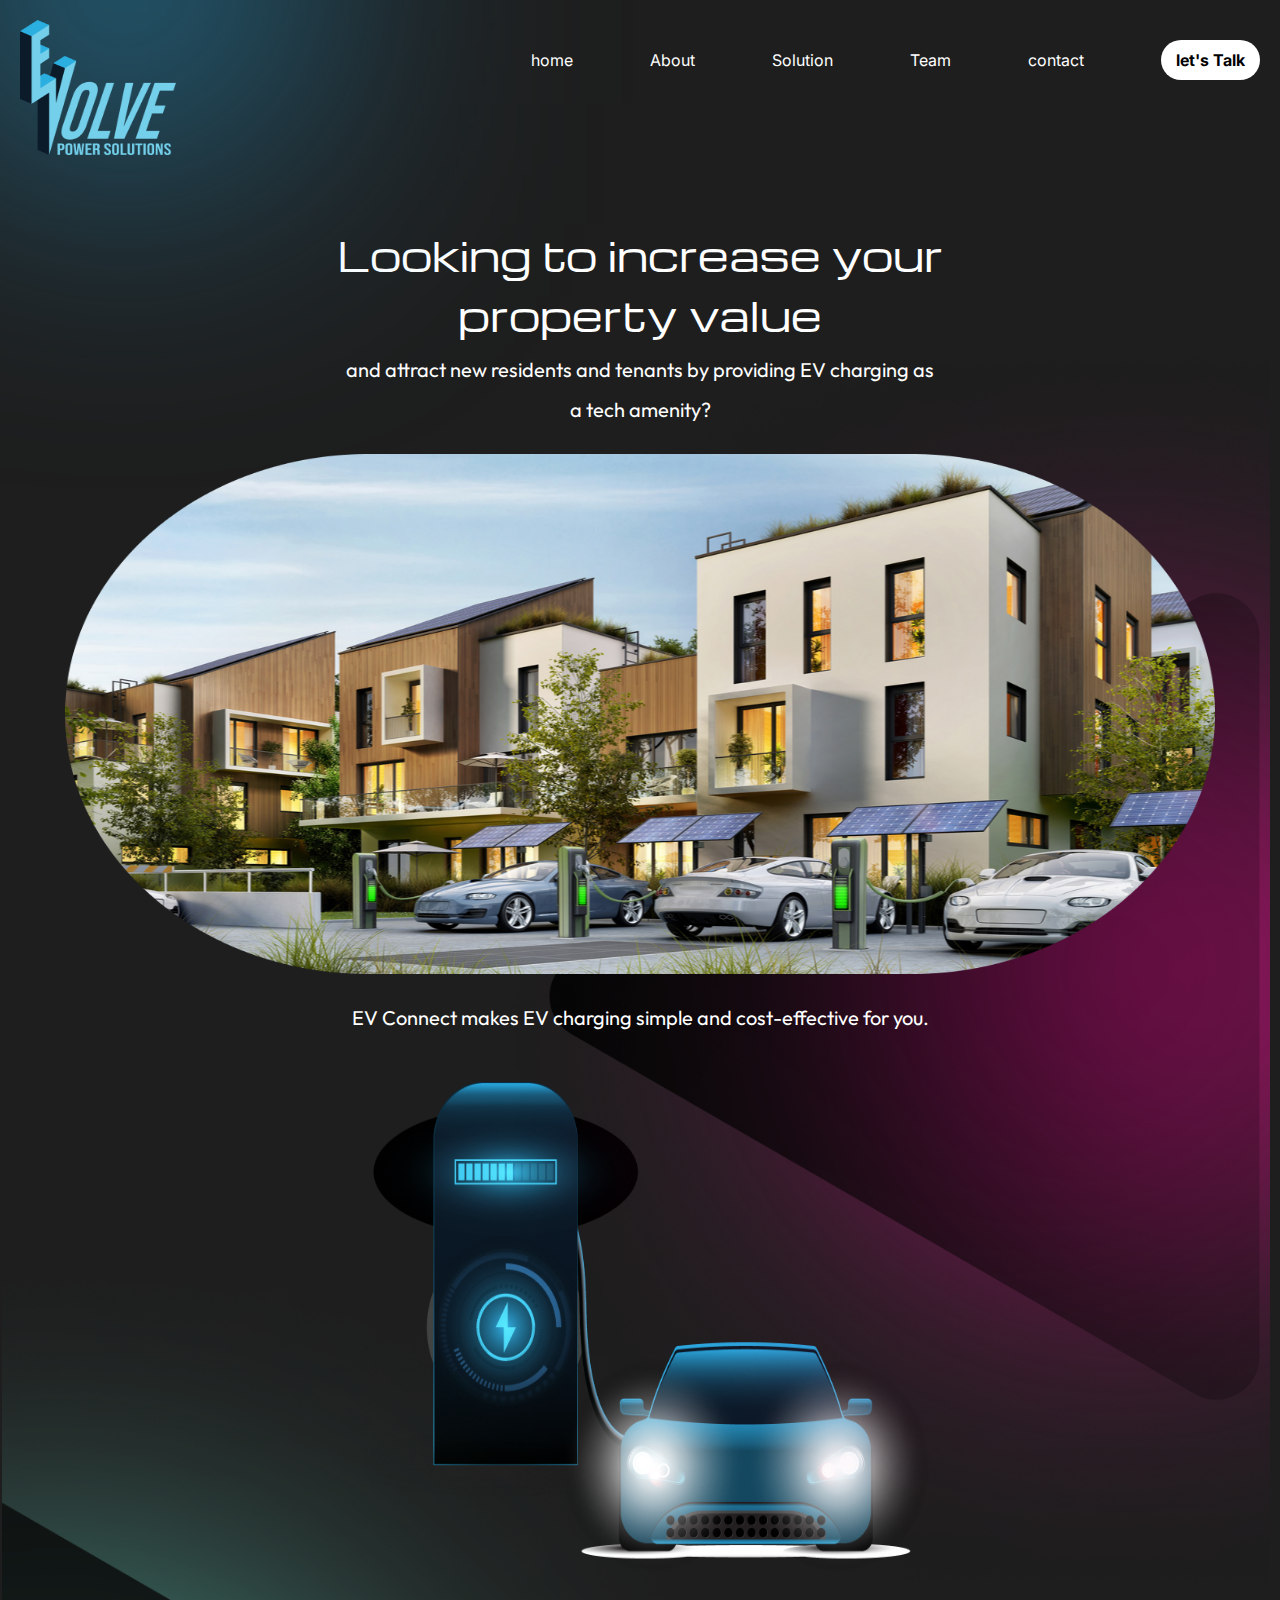
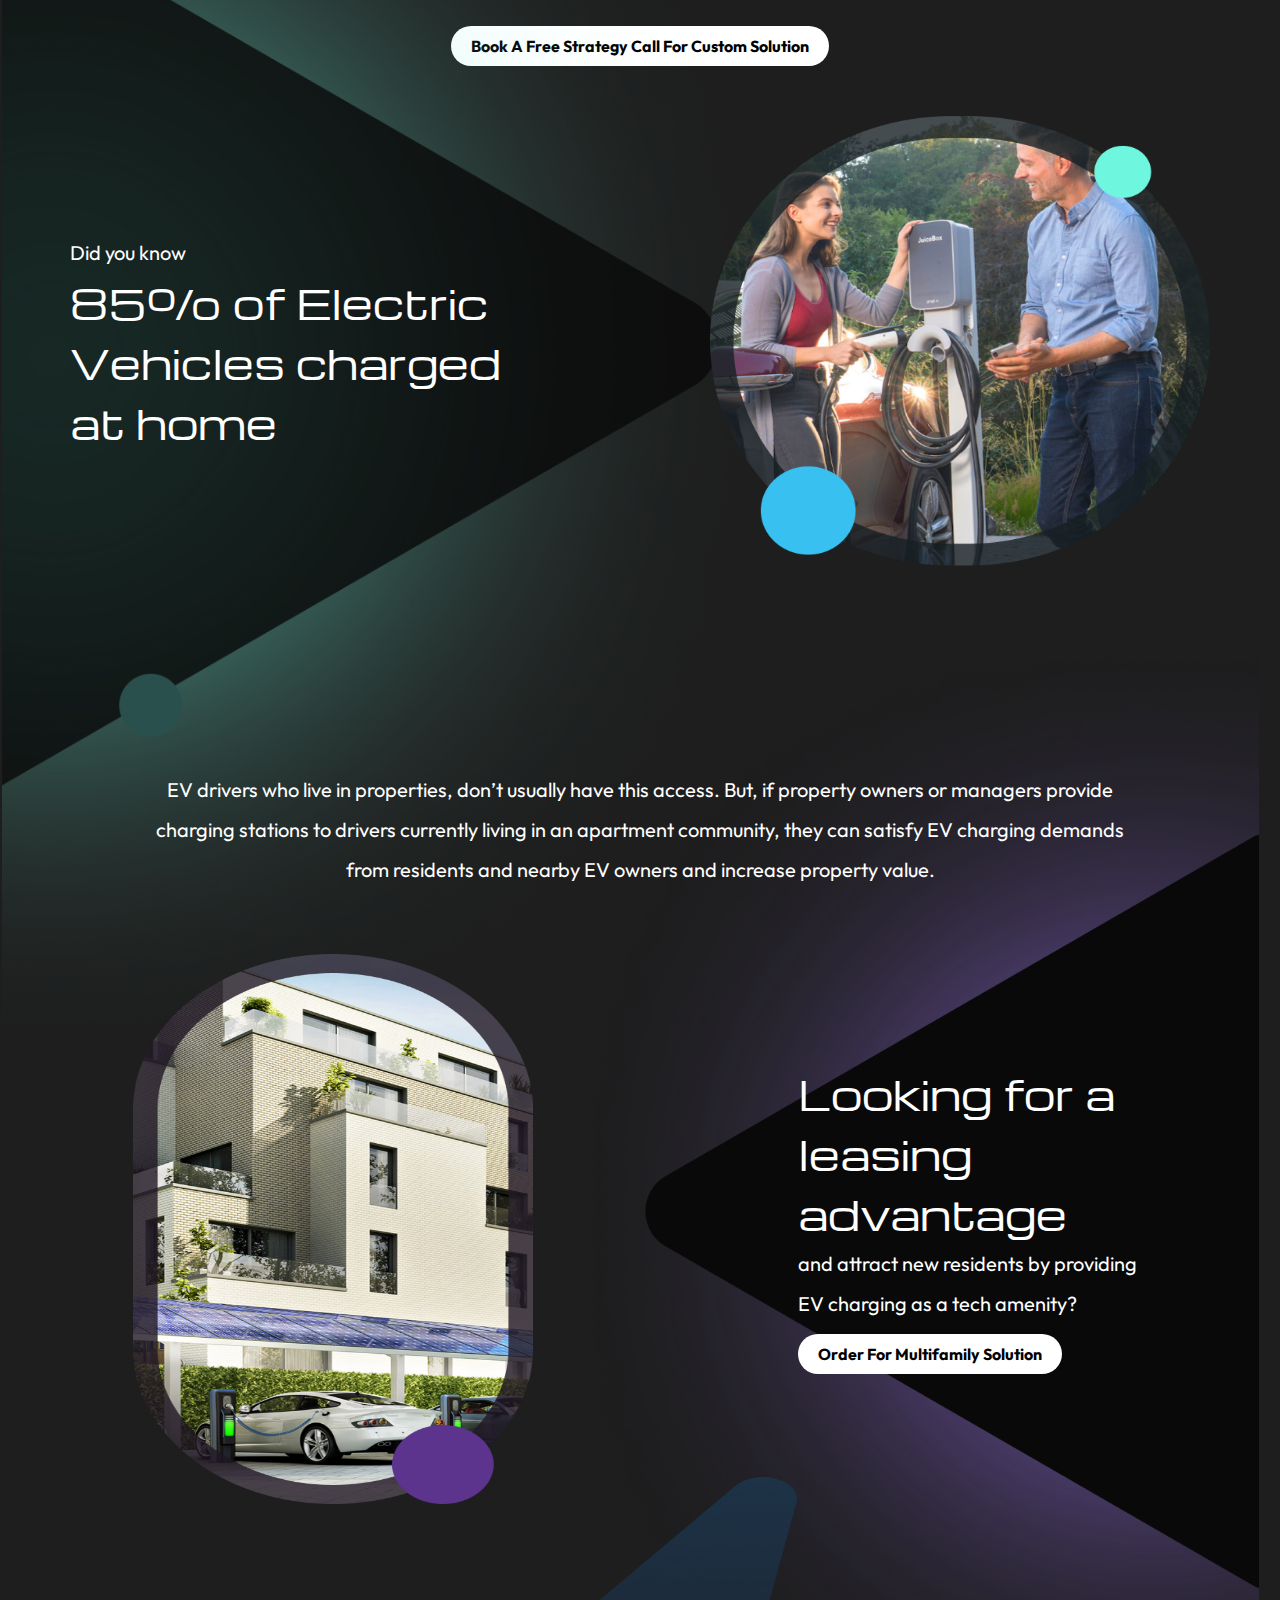
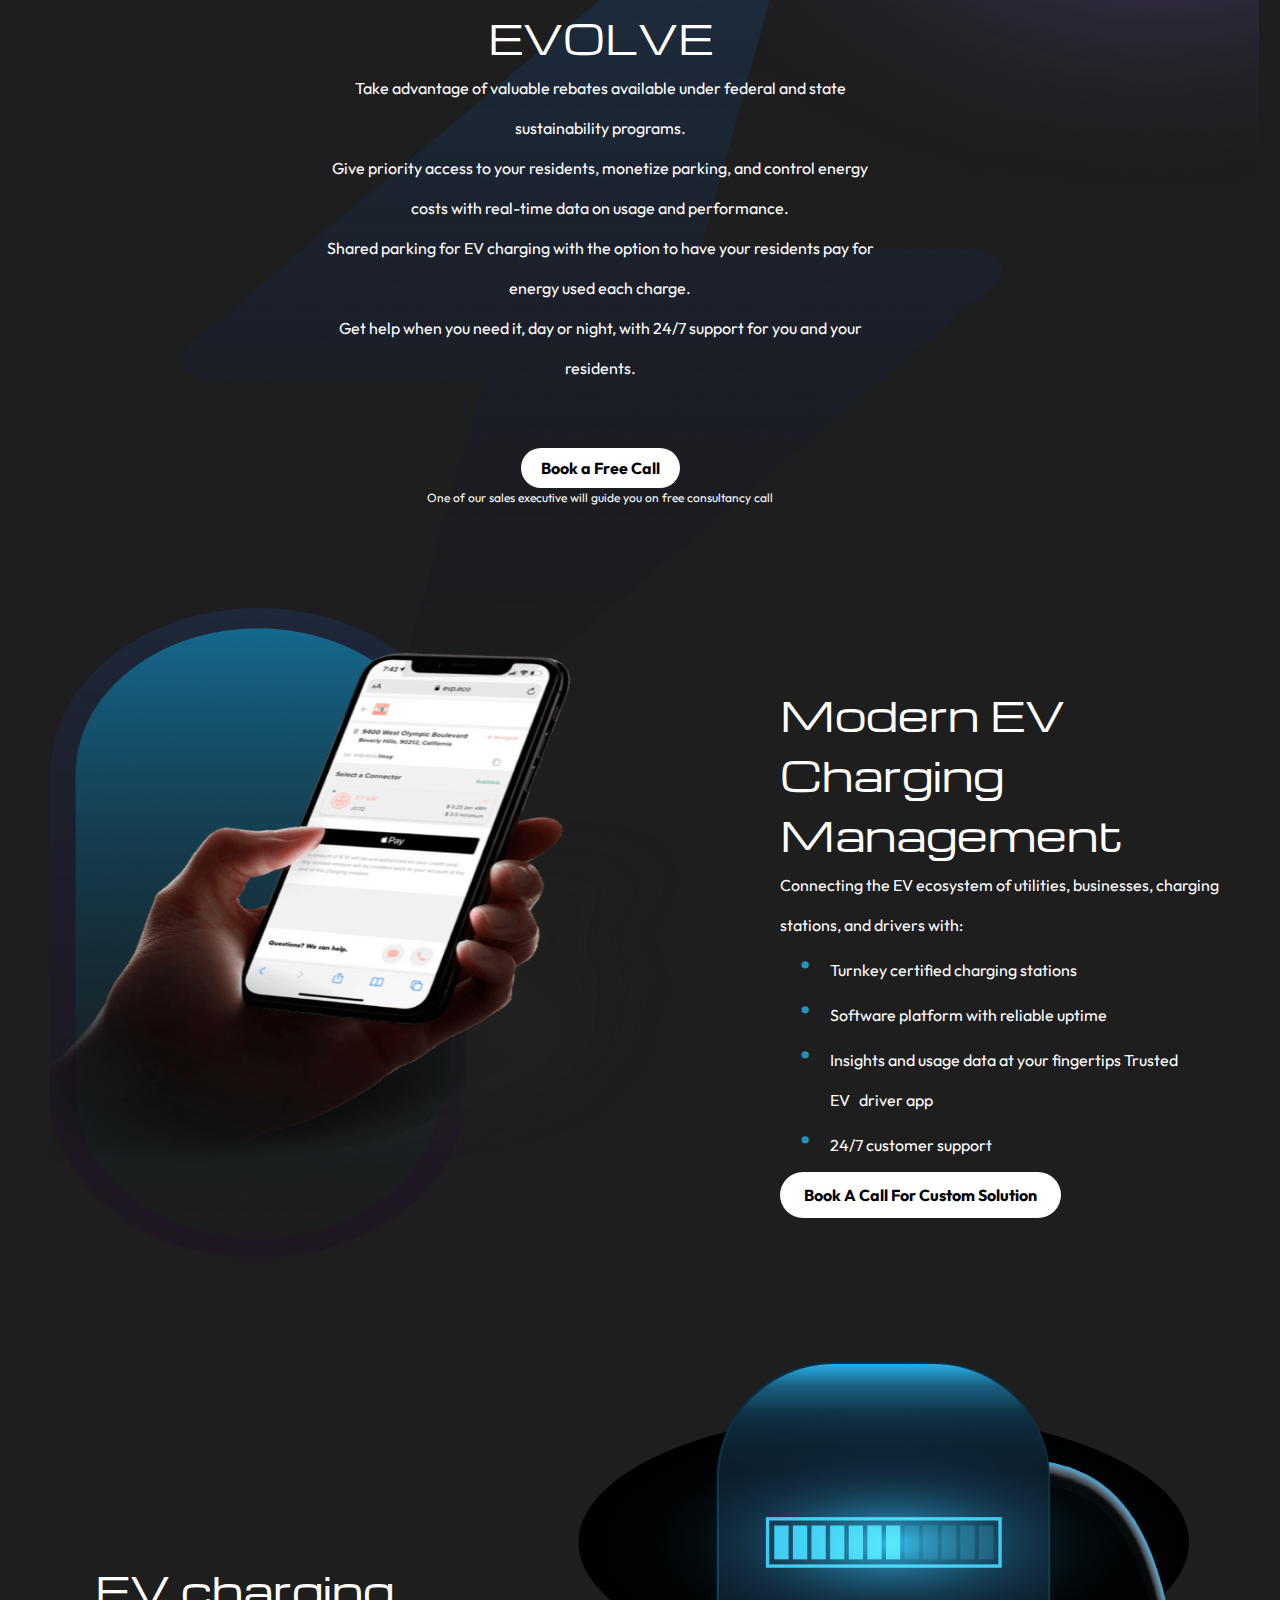
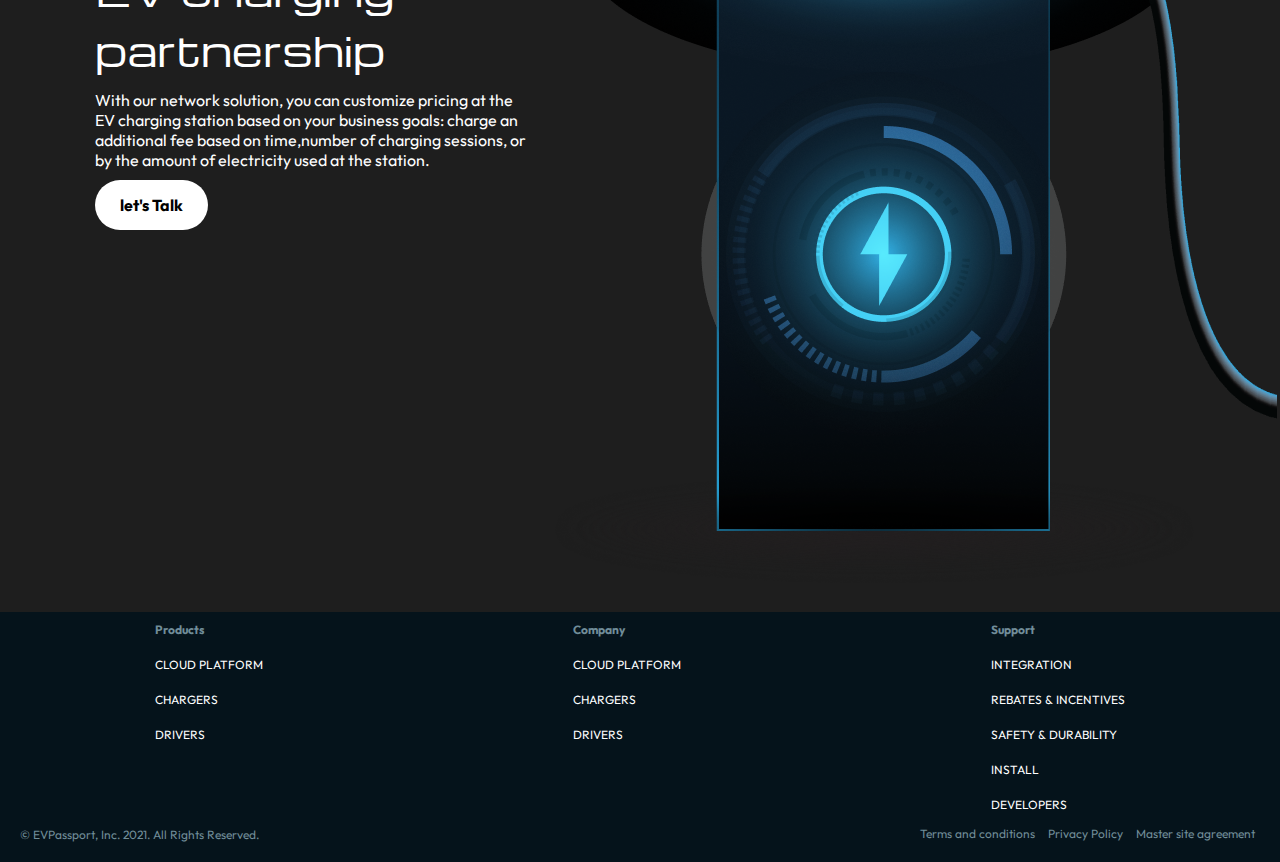
<file: index.html>
<!DOCTYPE html>
<html lang="en">
<head>
    <meta charset="UTF-8">
    <meta http-equiv="X-UA-Compatible" content="IE=edge">
    <meta name="viewport" content="width=device-width, initial-scale=1.0">
    <link rel="stylesheet" href="style.css">
    <link rel="stylesheet" href="about.html">
    <link rel="stylesheet" href="solution.html">
    <link rel="stylesheet" href="team.html">
    <link rel="stylesheet" href="contact.html">
    <title>Evolve Power</title>

</head>
<body>
    <header>
        <div class="wrapper">
         
            <div class="log-bg"></div>
            <nav>
                    <div class="logo">
                        <img src="./images/logo.png" alt="">
                    </div>
                
              <ul>
                    <li>
                        <a href="/index.html">home</a>
                    </li>
                    <li>
                        <a href="/about.html" >About</a>
                    </li>
                    <li>
                        <a href="/solution.html">Solution</a>
                    </li>
                    <li>
                        <a href="/team.html">Team</a>
                    </li>
                    <li>
                        <a href="/contact.html">contact</a>
                    </li>
                    <li>
                        <a href="#" class="btn btn-header">let's Talk</a>
                    </li>
                </ul>
            </nav>
        </div>
        </header>
        

    <section id="hero-section">
           <div class="wrapper">

            <div class="hero-bg-img">
              
            </div>
                <div class="hero-container">
                    <h3 class="hero-heading primary-heading"> Looking to increase your property value</h3>
                    <p class="para para1">and attract new residents and tenants by providing EV charging as a tech amenity? </p>
                    <div class="image-hero1">
                        <img src="./images/home-charging-1.png" alt="">
                    </div>
                    <p class="para para2">
                        EV Connect makes EV charging simple and cost-effective for you.
                    </p>
                    <div class="img-group">
                       <img src="./images/car-charger-cable.png" alt="">
                    </div>
                    <a href="#" class="btn btn-hero">Book A Free Strategy Call For Custom Solution</a>
                </div>
            </div>

    </section>

    <section id="section-two">
        <div class="wrapper">
         <div class="left-green-bg"></div>
           <div class="section-two-container">
            <div class="section-two-content">
                <p class="para">Did you know</p>
                <h3 class="sec-two-heading primary-heading">85% of Electric Vehicles charged at home</h3>
            </div>
            <div class="right-img">
                <img src="./images/people-img-1.png" alt="">
            </div>
            <div class="end-parag para">
            <p>EV drivers who live in  properties, don’t usually have this access. But, if property owners or managers provide charging stations to drivers currently living in an apartment community, they can satisfy EV charging demands from residents and nearby EV owners and increase property value.</p>
            </div>
        </div> 
    </div>
    </section>

    <section id="section-three">
        <div class="wrapper">
         <div class="right-purple-bg"></div>
           <div class="section-three-container">
               <div class="left-content">
                   <img src="./images/ep-img-2.png" alt="">
               </div>
               <div class="right-content">
                   <h3 class="sec-three-heading primary-heading">Looking for a leasing advantage</h3>
                   <p class="para right-para3">and attract new residents by providing EV charging as a tech amenity?</p>
                   <div class="button-margin"> <a href="#" class="btn btn-secthree">Order For Multifamily Solution</a></div>
               </div>
         
            </div>
        </div> 
    </div>
    </section>

    <section id="section-four">
        <div class="wrapper">
            <div class="ep-for-bg"></div>
            <div class="section-four-container">
                <h3 class="primary-heading sec-four-heading">EVOLVE</h3>
                <p class="para-small-font">Take advantage of valuable rebates available under federal and state sustainability programs.</p>
                <p class="para-small-font">Give priority access to your residents, monetize parking, and control energy costs with real-time data on usage and performance.</p>
                <p class="para-small-font">Shared parking for EV charging with the option to have your residents pay for energy used each charge.</p>
                <p class="para-small-font">Get help when you need it, day or night, with 24/7 support for you and your residents.</p>
                <div class="button">
                <a href="#" class="btn btn-secfour">Book a Free Call</a>
               </div>
                <p class="para5">One of our sales executive will guide you on free consultancy call</p>
            </div>
        </div>

    </section>

    <section id="modern-ev">
        <div class="wrapper">
            <div class="modern-ev-container">
                <div class="hand-image-left">
                    <img src="./images/ep-img-3.png" alt="">
                </div>
                <div class="modern-ev-content">
                   <h3 class="primary-heading modern-ev-head">Modern EV Charging
                    Management</h3>
                   <p class="para-small-font">Connecting the EV ecosystem of utilities, businesses,
                    charging stations, and drivers with:
                </p>
                <ul class="para-small-font">
                    <li>Turnkey certified charging stations</li>
                    <li>Software platform with reliable uptime</li>
                    <li>Insights and usage data at your fingertips Trusted EV  &nbsp;&nbsp;driver app</li>
                    <li>24/7 customer support</li>
                   </ul>
                
                <div class="modern-button">
                   <a href="#" class="btn btn-ev">Book A Call For Custom Solution</a>
                </div>
                </div>
            </div>
        </div>
    </section>

    <section id="last-section">
        <div class="wrapper">
            <div class="last-section-container">
                <div class="last-content">
                    <h3 class="primary-heading">EV charging partnership</h3>
                    <p class="para-small">With our network solution, you can customize pricing at the EV charging station based on your business goals: charge an additional fee based on time,number of charging sessions, or by the amount of electricity used at the station.
                    </p>
                    <div class="last-btn">
                    <a href="#" class="btn btn-footer">let's Talk</a> 
                </div> 
                </div>
                <div class="charger-image-right">
                    <img src="./images/ep-img-4.png" alt="">
                </div>
            </div>
        </div>
    </section>

    <footer id="footer">
        <div class="wrapper">
        <div class="footer-combine">
        <div class="footer-container">
            <div class="products">
                <h5>Products</h5>
                <ul>
                  <li><a href="#">CLOUD PLATFORM</a></li>
                  <li><a href="#">CHARGERS</a></li>
                  <li><a href="">DRIVERS</a></li>
                </ul>
              </div>
              <div class="company">
                <h5 >Company</h5>
                <ul>
                  <li><a href="">CLOUD PLATFORM</a></li>
                  <li><a href="">CHARGERS</a></li>
                  <li><a href="">DRIVERS</a></li>
                </ul>
              </div>
              <div class="support">
                <h5>Support</h5>
                <ul>
                  <li><a href="">INTEGRATION</a></li>
                  <li><a href="">REBATES & INCENTIVES</a></li>
                  <li><a href="">SAFETY & DURABILITY</a></li>
                  <li><a href="">INSTALL</a></li>
                  <li><a href="">DEVELOPERS</a></li>
                </ul>
              </div>
        </div>
        <div class="footer-base">
            <div>
            <p>&copy; EVPassport, Inc. 2021. All Rights Reserved.</p></div>
            <div class="formalities">
                <a href="#">Terms and conditions</a>
                <a href="#">Privacy Policy</a>
                <a href="#">Master site agreement</a>
            </div>

        </div>
    </div>
    </div>
    </footer>
 


 

</body>
</html>
</file>
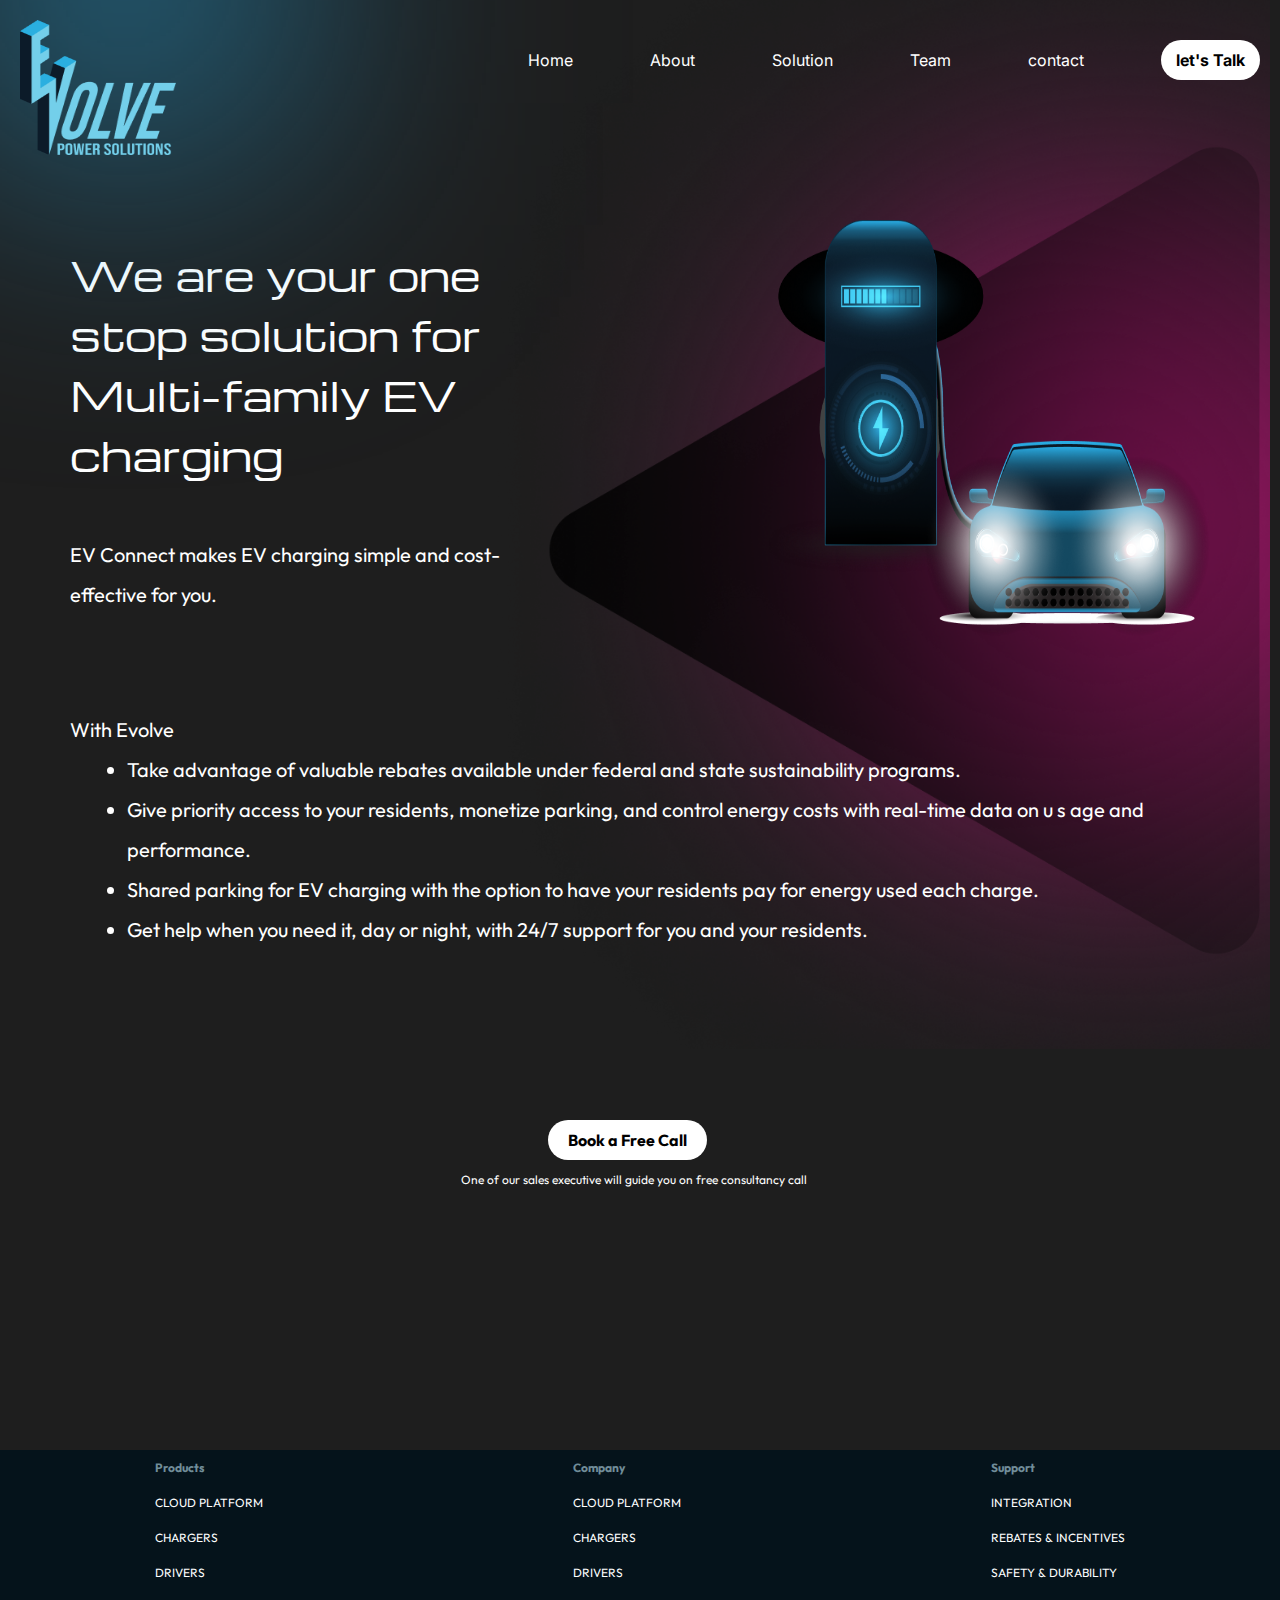
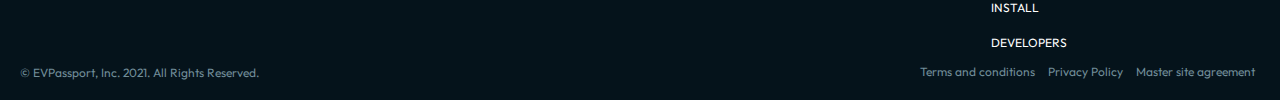
<file: about.html>
<!DOCTYPE html>
<html lang="en">
<head>
    <meta charset="UTF-8">
    <meta http-equiv="X-UA-Compatible" content="IE=edge">
    <meta name="viewport" content="width=device-width, initial-scale=1.0">
    <link rel="stylesheet" href="style.css">
   
    <title>About</title>
</head>
<body>
    <header>
        <div class="wrapper">
         
            <div class="log-bg"></div>
            <nav>
                    <div class="logo">
                        <img src="./images/logo.png" alt="">
                    </div>
                
              <ul>
                    <li>
                     <a href="/index.html">Home</a>
                    </li>
                    <li>
                        <a href="/about.html" >About</a>
                    </li>
                    <li>
                        <a href="./solution.html">Solution</a>
                    </li>
                    <li>
                        <a href="/team.html">Team</a>
                    </li>
                    <li>
                        <a href="/contact.html">contact</a>
                    </li>
                    <li>
                        <a href="#" class="btn btn-header">let's Talk</a>
                    </li>
                </ul>
            </nav>
        </div>
        </header>
        
<section id="main-section">
    <div class="bg-pink-about">
         
    </div>
    <div class="wrapper ">
     
        <div class="main-section-container">
        
            <div class="content-left">
            <h3 class="about-heading primary-heading">We are your one stop solution for Multi-family EV charging</h3>
            <p class="abmain-paragraph para">EV Connect makes EV charging simple and cost-effective for you.</p>
            </div>

            <div class="content-right">
             <img src="./images/car-charger-cable.png" alt="">
            </div>

        </div>

        <div class="separate-para">
            <p class="separate-para-content para">With Evolve</p>
            <ul class="para">
                <li>Take advantage of valuable rebates available under federal and state sustainability programs.</li>
                <li> Give priority access to your residents, monetize parking, and control energy costs with real-time data on u s age and performance.</li>
                <li> Shared parking for EV charging with the option to have your residents pay for energy used each charge. </li>
                <li>Get help when you need it, day or night, with 24/7 support for you and your residents.</li>
            </ul>
            <div class="button">
            <a href="#" class="btn about-btn">Book a Free Call</a>
            </div>
            <p class="para5 about-para">One of our sales executive will guide you on free consultancy call</p>
        </div>

    </div>
</section>

<footer id="footer">
    <div class="wrapper">
    <div class="footer-combine">
    <div class="footer-container">
        <div class="products">
            <h5>Products</h5>
            <ul>
              <li><a href="#">CLOUD PLATFORM</a></li>
              <li><a href="#">CHARGERS</a></li>
              <li><a href="">DRIVERS</a></li>
            </ul>
          </div>
          <div class="company">
            <h5 >Company</h5>
            <ul>
              <li><a href="">CLOUD PLATFORM</a></li>
              <li><a href="">CHARGERS</a></li>
              <li><a href="">DRIVERS</a></li>
            </ul>
          </div>
          <div class="support">
            <h5>Support</h5>
            <ul>
              <li><a href="">INTEGRATION</a></li>
              <li><a href="">REBATES & INCENTIVES</a></li>
              <li><a href="">SAFETY & DURABILITY</a></li>
              <li><a href="">INSTALL</a></li>
              <li><a href="">DEVELOPERS</a></li>
            </ul>
          </div>
    </div>
    <div class="footer-base">
        <div>
        <p>&copy; EVPassport, Inc. 2021. All Rights Reserved.</p></div>
        <div class="formalities">
            <a href="#">Terms and conditions</a>
            <a href="#">Privacy Policy</a>
            <a href="#">Master site agreement</a>
        </div>

    </div>
</div>
</div>
</footer>
     
     
     
     
    


    
    
</body>
</html>
</file>
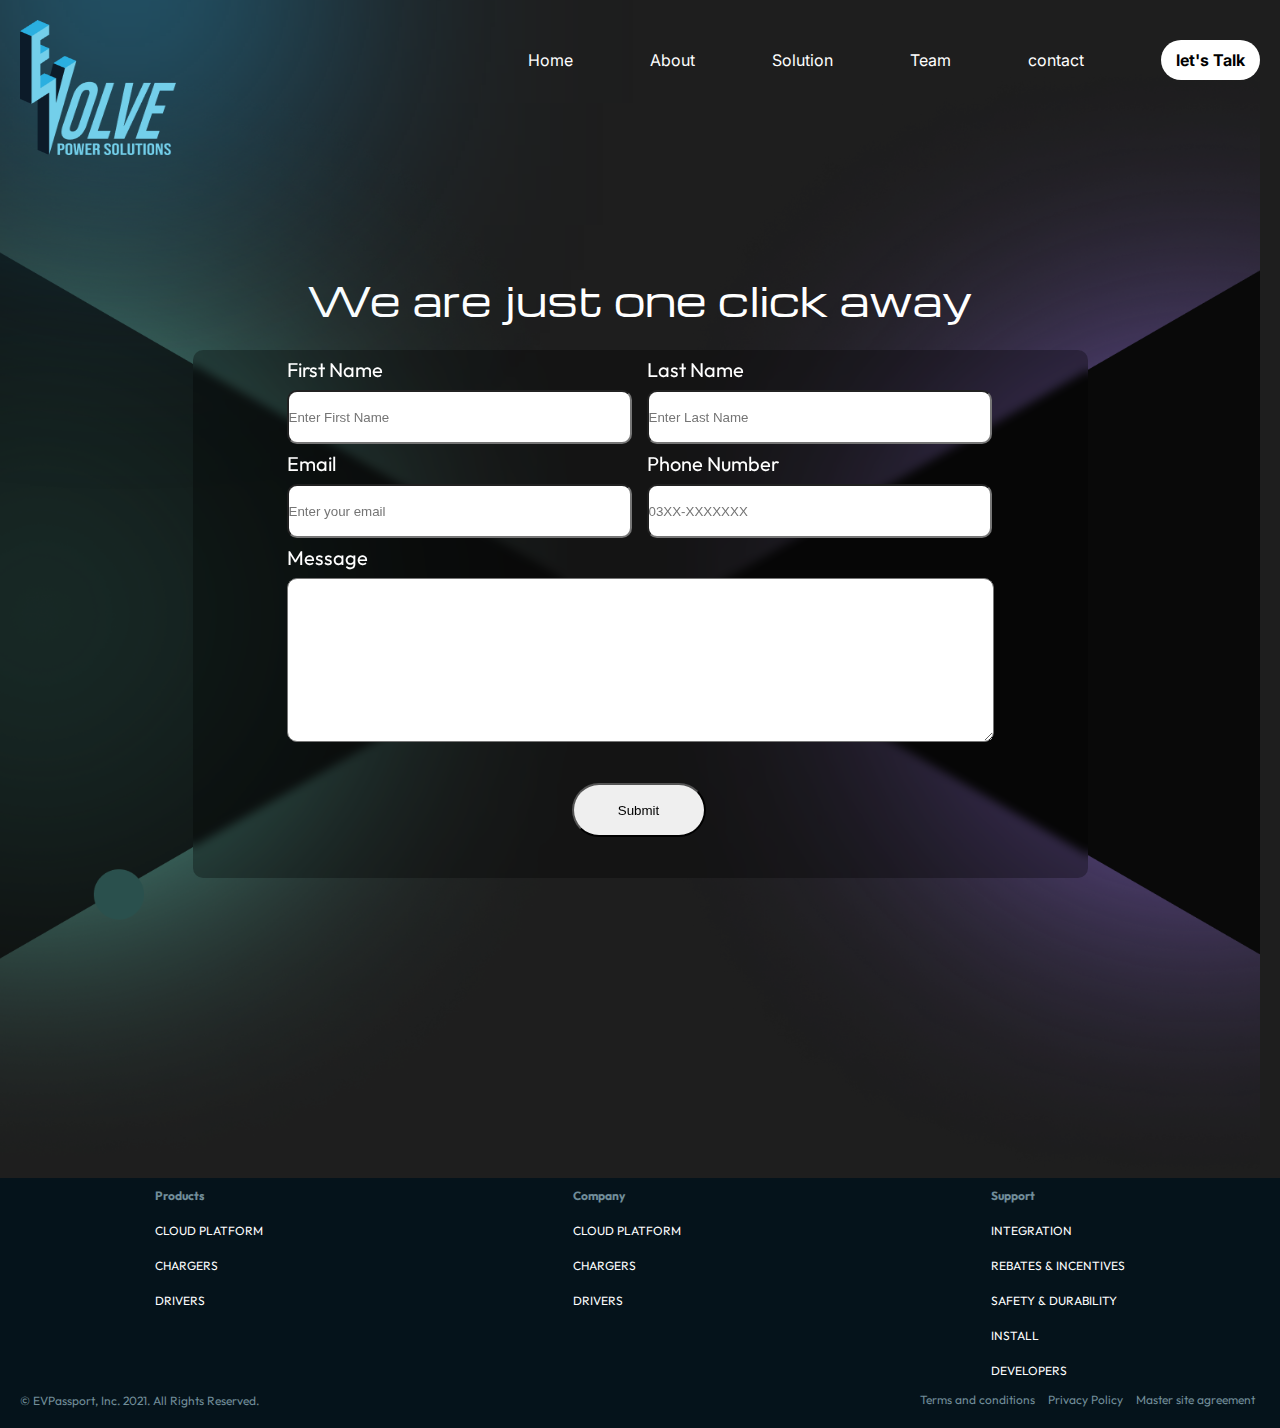
<file: contact.html>
<!DOCTYPE html>
<html lang="en">
<head>
    <meta charset="UTF-8">
    <meta http-equiv="X-UA-Compatible" content="IE=edge">
    <meta name="viewport" content="width=device-width, initial-scale=1.0">
    <link rel="stylesheet" href="style.css">
    <title>contact</title>
</head>
<body>
<header>
        <div class="wrapper">
         
            <div class="log-bg"></div>
            <nav>
                    <div class="logo">
                        <img src="./images/logo.png" alt="">
                    </div>
                
              <ul>
                <li>
                    <a href="/index.html">Home</a>
                   </li>
                    <li>
                        <a href="/about.html" >About</a>
                    </li>
                    <li>
                        <a href="/solution.html">Solution</a>
                    </li>
                    <li>
                        <a href="/team.html">Team</a>
                    </li>
                    <li>
                        <a href="/contact.html">contact</a>
                    </li>
                    <li>
                        <a href="#" class="btn btn-header">let's Talk</a>
                    </li>
                </ul>
            </nav>
        </div>
 </header>

 <section class="contact">
    <div class="wrapper contact">
        <div class="left-green-bg"></div>
        <div class="right-purple-bg"></div>
    <h3 class="primary-heading con-heading" >We are just one click away</h3>
    <div class="contact-section-container">
       
        <form>
            <div class="column1">
                <div class="name">
                <label for="fname" class="para">First Name</label><br>
                <input type="text" name="fname" id="fname" placeholder="Enter First Name" required><br>
                </div>

                <div class="lastname">
                 <label for="lname" class="para">Last Name</label><br>
                <input type="text" name="lname" id="lname" placeholder="Enter Last Name" required><br>
                </div>
           </div>
           <div class="column2">
               <div class="email"> <label for="email" class="para">Email</label> <br>
                <input type="email" name="email" id="email" placeholder="Enter your email" required><br></div>
           
                <div class="phone-number">
                <label for="phnum" class="para">Phone Number</label><br>
                <input type="text" name="phnum" id="phnum" placeholder="03XX-XXXXXXX" required><br>
                </div>
            </div>

            <div class="text-area"><label for="message" class="para">Message</label><br>
                <textarea name="message" id="message" cols="30" rows="10"></textarea>
            </div>
            <div class="submit-button">
                <input type="submit" value="Submit" class="btn-sub">
            </div>

        </form>
    </div>
    </div>
 </section>




 <footer id="footer">
    <div class="wrapper">
    <div class="footer-combine contact-footer">
    <div class="footer-container">
        <div class="products">
            <h5>Products</h5>
            <ul>
              <li><a href="#">CLOUD PLATFORM</a></li>
              <li><a href="#">CHARGERS</a></li>
              <li><a href="">DRIVERS</a></li>
            </ul>
          </div>
          <div class="company">
            <h5 >Company</h5>
            <ul>
              <li><a href="">CLOUD PLATFORM</a></li>
              <li><a href="">CHARGERS</a></li>
              <li><a href="">DRIVERS</a></li>
            </ul>
          </div>
          <div class="support">
            <h5>Support</h5>
            <ul>
              <li><a href="">INTEGRATION</a></li>
              <li><a href="">REBATES & INCENTIVES</a></li>
              <li><a href="">SAFETY & DURABILITY</a></li>
              <li><a href="">INSTALL</a></li>
              <li><a href="">DEVELOPERS</a></li>
            </ul>
          </div>
    </div>
    <div class="footer-base">
        <div>
        <p>&copy; EVPassport, Inc. 2021. All Rights Reserved.</p></div>
        <div class="formalities">
            <a href="#">Terms and conditions</a>
            <a href="#">Privacy Policy</a>
            <a href="#">Master site agreement</a>
        </div>

    </div>
</div>
</div>
</footer>
</body>
</html>
</file>
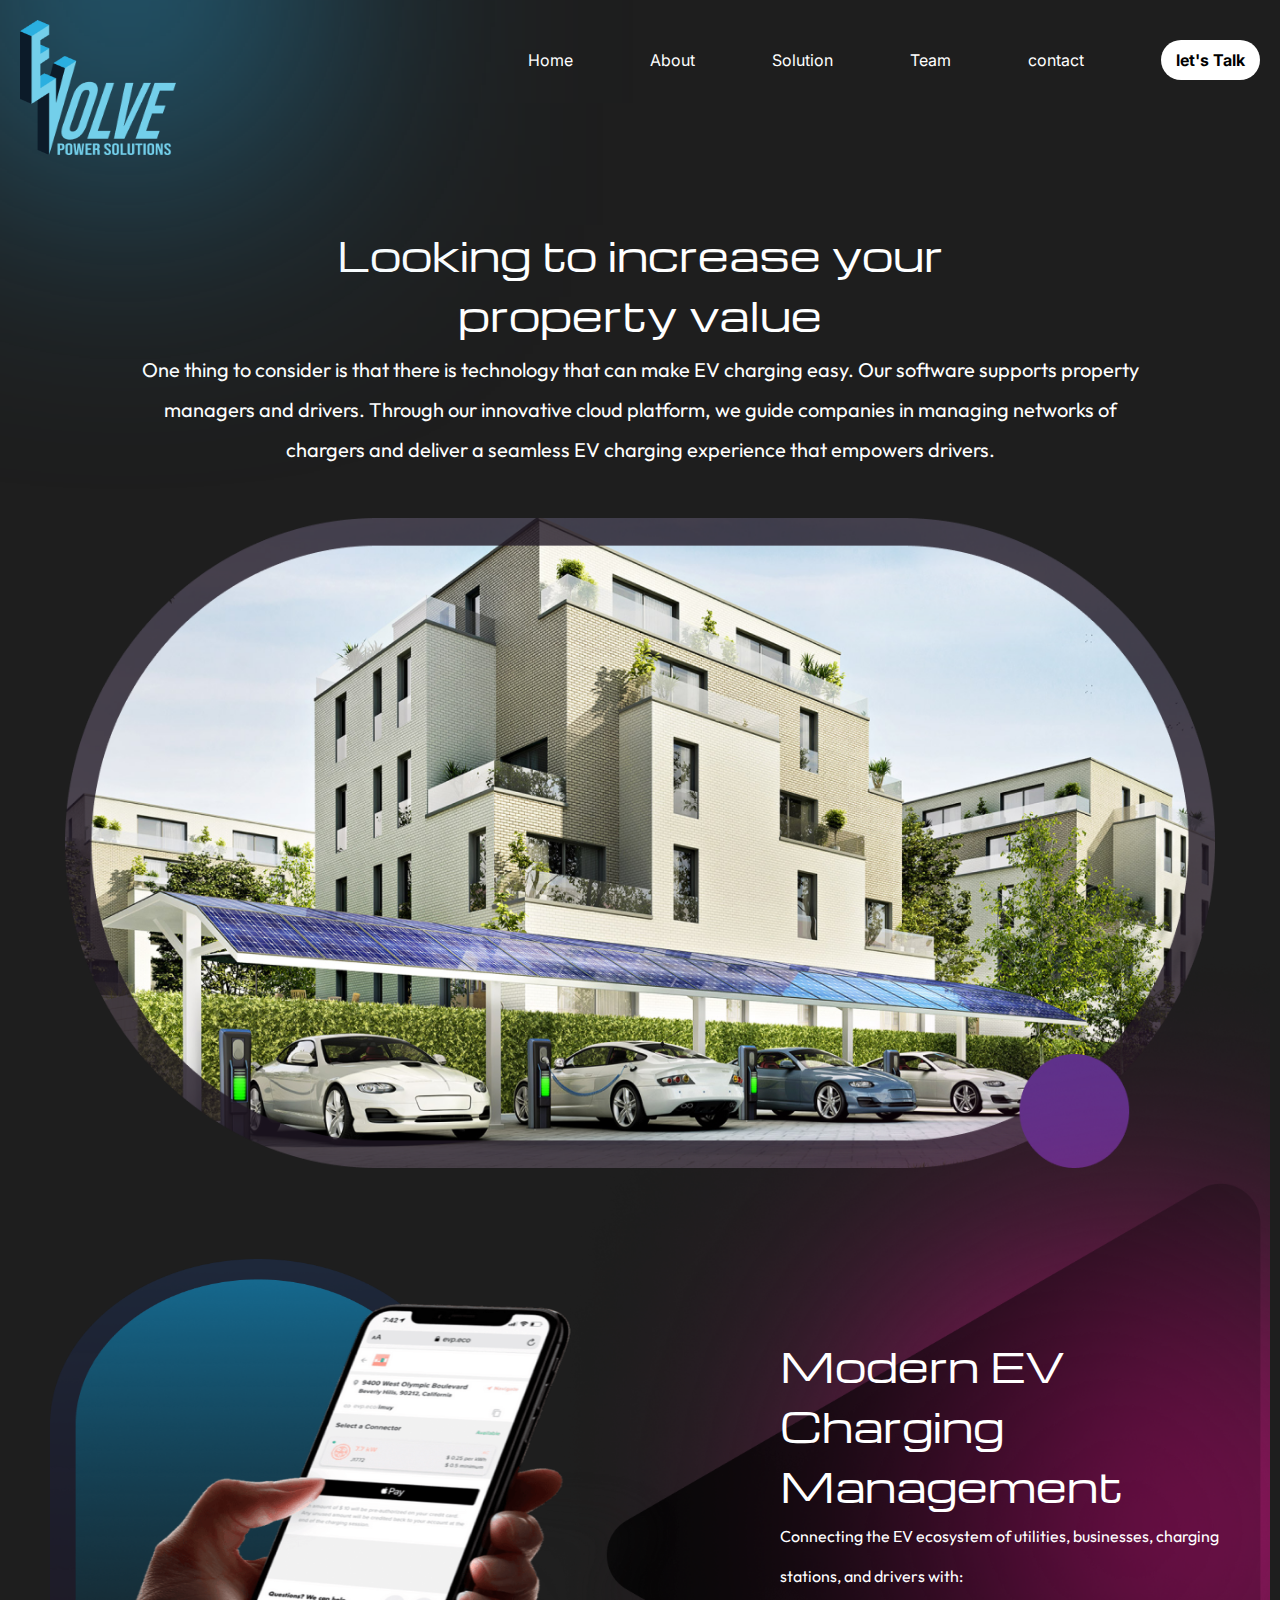
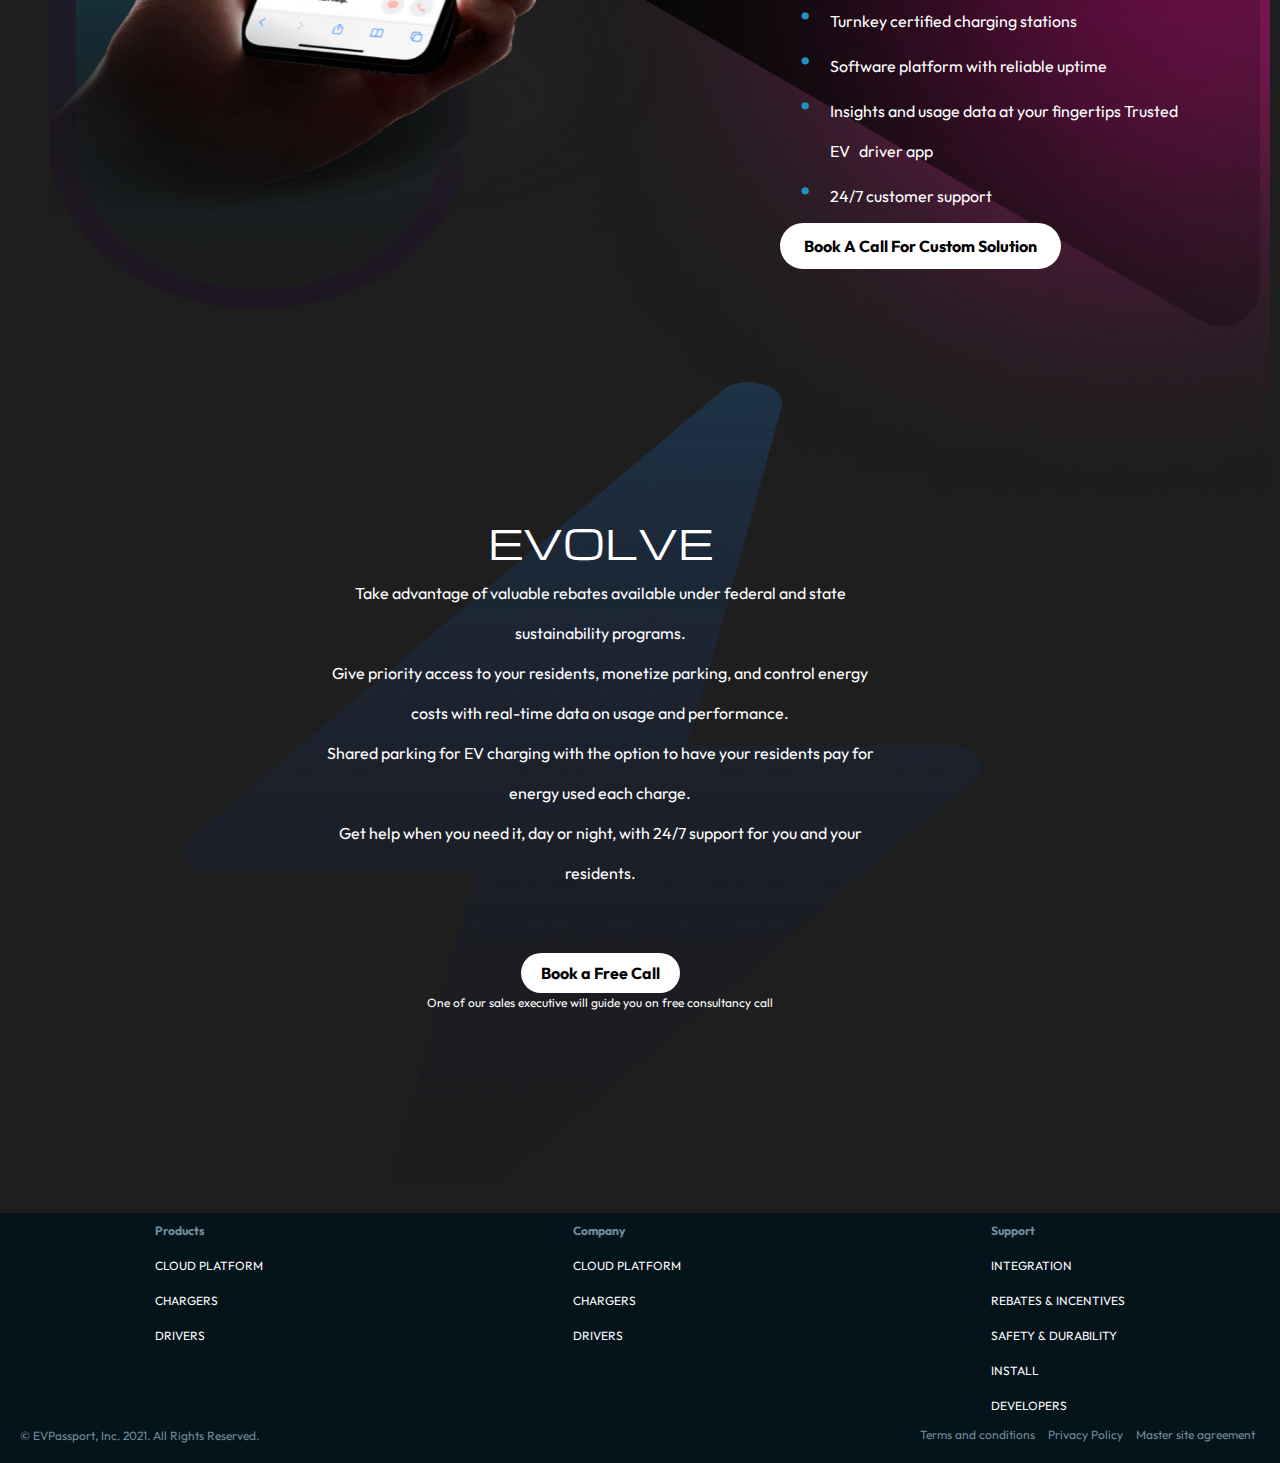
<file: solution.html>
<!DOCTYPE html>
<html lang="en">
<head>
    <meta charset="UTF-8">
    <meta http-equiv="X-UA-Compatible" content="IE=edge">
    <meta name="viewport" content="width=device-width, initial-scale=1.0">
    <title>Solution Webpage</title>
    <link rel="stylesheet" href="style.css">
</head>
<body>
    <header>
        <div class="wrapper">
         
            <div class="log-bg"></div>
            <nav>
                    <div class="logo">
                        <img src="./images/logo.png" alt="">
                    </div>
                
              <ul>
                   <li>
                    <a href="/index.html">Home</a>
                   </li>
                    <li>
                        <a href="/about.html" >About</a>
                    </li>
                    <li>
                        <a href="/solution.html">Solution</a>
                    </li>
                    <li>
                        <a href="/team.html">Team</a>
                    </li>
                    <li>
                        <a href="/contact.html">contact</a>
                    </li>
                    <li>
                        <a href="#" class="btn btn-header">let's Talk</a>
                    </li>
                </ul>
            </nav>
        </div>
        </header>
    <section id="solution">
        <div class="wrapper">
        <div class="solution-container">
            <h3 class="hero-heading primary-heading"> Looking to increase your property value</h3>
            <p class="para solution-para">One thing to consider is that there is technology that can make EV charging easy. Our software supports property managers and drivers. Through our innovative cloud platform, we guide companies in managing networks of chargers and deliver a seamless EV charging experience that empowers drivers.</p>
            <div class="image-solution">
                <img src="./images/Group 20.png" alt="">
            </div>
        </div>
        </div>
    </section>

    <section>
        <div class="wrapper">
            <div class="solution-pink-bg"></div>
            <div class="modern-ev-container solution-box">
                <div class="hand-image-left">
                    <img src="./images/ep-img-3.png" alt="">
                </div>
                <div class="modern-ev-content">
                   <h3 class="primary-heading modern-ev-head">Modern EV Charging
                    Management</h3>
                   <p class="para-small-font">Connecting the EV ecosystem of utilities, businesses,
                    charging stations, and drivers with:
                </p>
                <ul class="para-small-font">
                    <li>Turnkey certified charging stations</li>
                    <li>Software platform with reliable uptime</li>
                    <li>Insights and usage data at your fingertips Trusted EV  &nbsp;&nbsp;driver app</li>
                    <li>24/7 customer support</li>
                   </ul>
                
                <div class="modern-button">
                   <a href="#" class="btn btn-ev">Book A Call For Custom Solution</a>
                </div>
                </div>
            </div>
        </div>
    </section>

    <section id="section-four">
        <div class="wrapper">
            <div class="ep-for-bg-solution"></div>
            <div class="section-four-container">
                <h3 class="primary-heading sec-four-heading">EVOLVE</h3>
                <p class="para-small-font">Take advantage of valuable rebates available under federal and state sustainability programs.</p>
                <p class="para-small-font">Give priority access to your residents, monetize parking, and control energy costs with real-time data on usage and performance.</p>
                <p class="para-small-font">Shared parking for EV charging with the option to have your residents pay for energy used each charge.</p>
                <p class="para-small-font">Get help when you need it, day or night, with 24/7 support for you and your residents.</p>
                <div class="button">
                <a href="#" class="btn btn-secfour">Book a Free Call</a>
               </div>
                <p class="para5">One of our sales executive will guide you on free consultancy call</p>
            </div>
        </div>

    </section>

  



    <footer id="footer">
            <div class="wrapper">
            <div class="footer-combine for-solution">
            <div class="footer-container">
                <div class="products">
                    <h5>Products</h5>
                    <ul>
                      <li><a href="#">CLOUD PLATFORM</a></li>
                      <li><a href="#">CHARGERS</a></li>
                      <li><a href="">DRIVERS</a></li>
                    </ul>
                  </div>
                  <div class="company">
                    <h5 >Company</h5>
                    <ul>
                      <li><a href="">CLOUD PLATFORM</a></li>
                      <li><a href="">CHARGERS</a></li>
                      <li><a href="">DRIVERS</a></li>
                    </ul>
                  </div>
                  <div class="support">
                    <h5>Support</h5>
                    <ul>
                      <li><a href="">INTEGRATION</a></li>
                      <li><a href="">REBATES & INCENTIVES</a></li>
                      <li><a href="">SAFETY & DURABILITY</a></li>
                      <li><a href="">INSTALL</a></li>
                      <li><a href="">DEVELOPERS</a></li>
                    </ul>
                  </div>
            </div>
            <div class="footer-base">
                <div>
                <p>&copy; EVPassport, Inc. 2021. All Rights Reserved.</p></div>
                <div class="formalities">
                    <a href="#">Terms and conditions</a>
                    <a href="#">Privacy Policy</a>
                    <a href="#">Master site agreement</a>
                </div>
        
            </div>
        </div>
        </div>
        </footer>
             
     
    
</body>
</html>
</file>
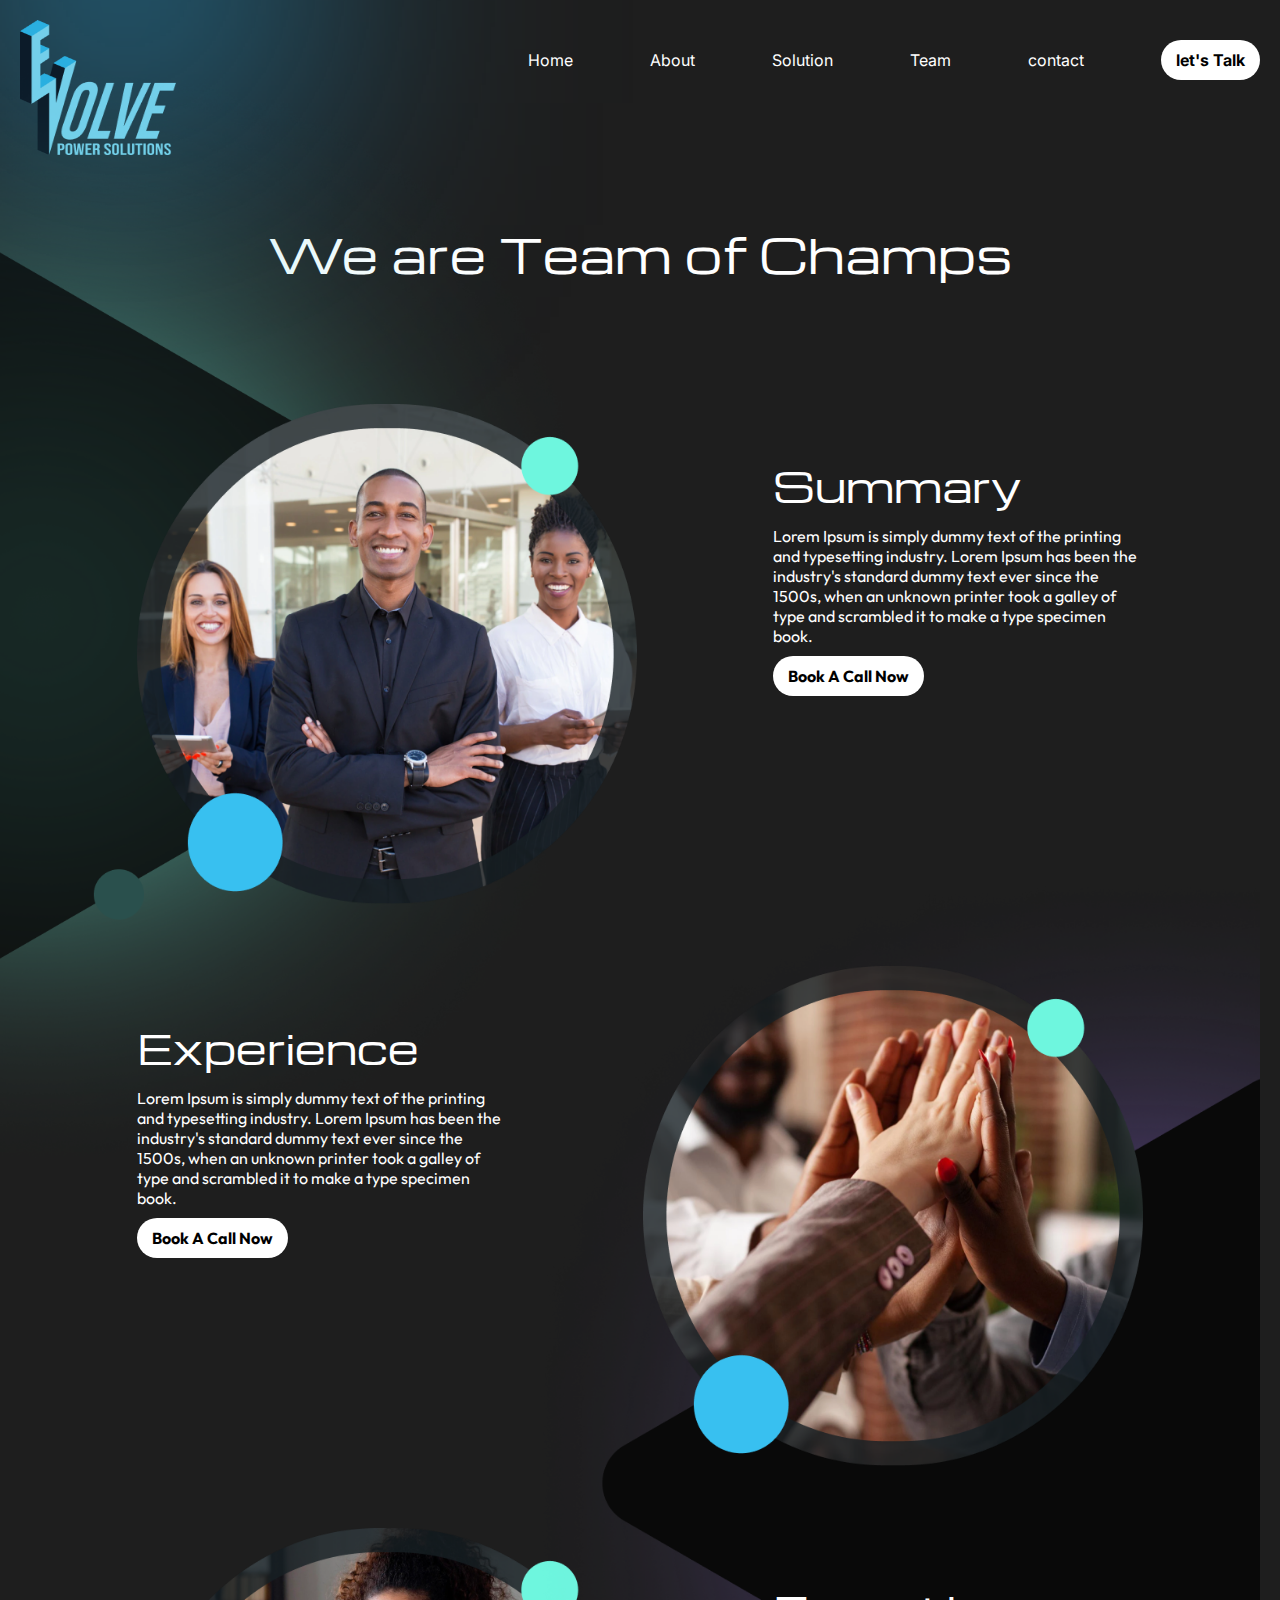
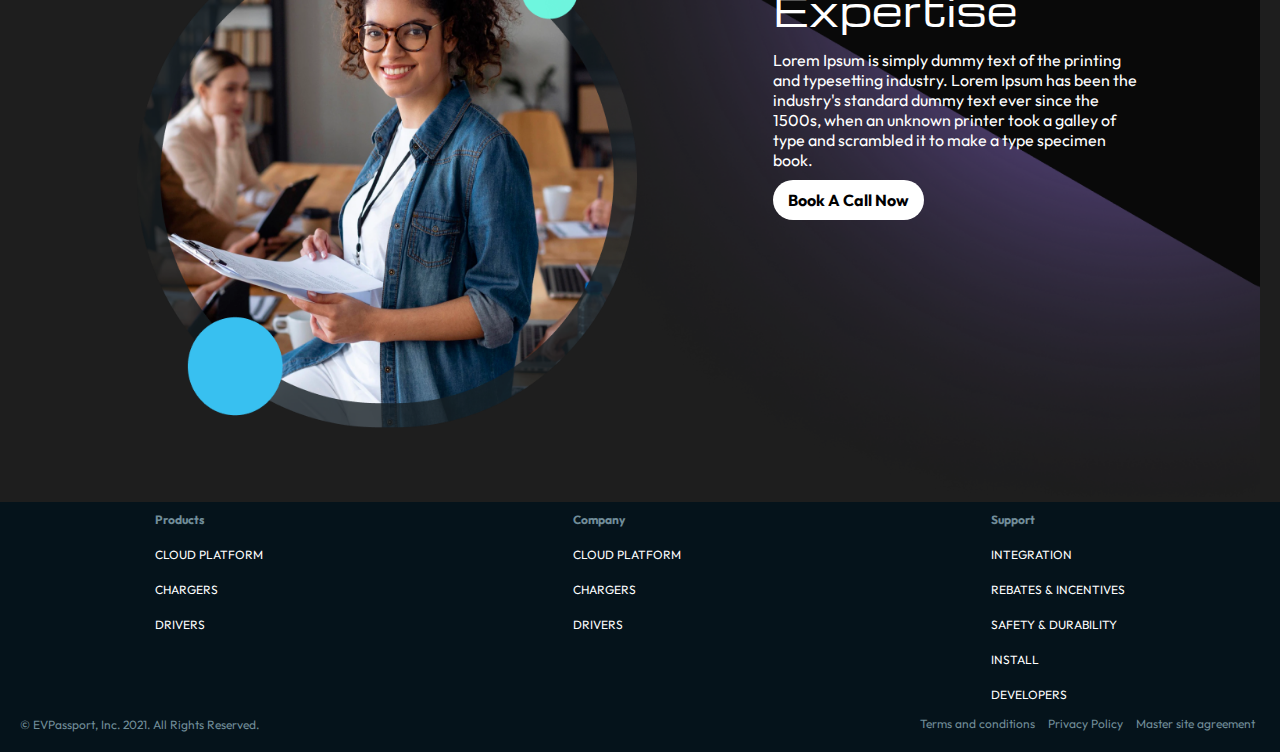
<file: team.html>
<!DOCTYPE html>
<html lang="en">
<head>
    <meta charset="UTF-8">
    <meta http-equiv="X-UA-Compatible" content="IE=edge">
    <meta name="viewport" content="width=device-width, initial-scale=1.0">
    <title>Team</title>
    <link rel="stylesheet" href="style.css">

</head>
<body>
    <header>
        <div class="wrapper">
         
            <div class="log-bg"></div>
            <nav>
                    <div class="logo">
                        <img src="./images/logo.png" alt="">
                    </div>
                
              <ul>
                   <li>
                    <a href="/index.html">Home</a>
                   </li>
                    <li>
                        <a href="/about.html" >About</a>
                    </li>
                    <li>
                        <a href="/solution.html">Solution</a>
                    </li>
                    <li>
                        <a href="/team.html">Team</a>
                    </li>
                    <li>
                        <a href="/contact.html">contact</a>
                    </li>
                    <li>
                        <a href="#" class="btn btn-header">let's Talk</a>
                    </li>
                </ul>
            </nav>
        </div>
        </header>
    
        <section id="team1">
            <div class="wrapper">
                <h2 class="top-heading ">We are Team of Champs</h2>
                <div class="left-green-bg"></div>
             <div class=""></div>
               <div class="team-one-container">
                <div class="right-img-team1">
                    <img src="./images/team1.png" alt="">
                </div>
                <div class="team-content">
                    <h3 class="primary-heading team-head">Summary</h3>
                    <p class="para-small team-para">Lorem Ipsum is simply dummy text of the printing and typesetting industry. Lorem Ipsum has been the industry's standard dummy text ever since the 1500s, when an unknown printer took a galley of type and scrambled it to make a type specimen book. </p>
                    <div class="team-button">
                        <a href="#" class="btn team-btn">Book A Call Now</a>
                    </div>
                </div>
            </div> 
        </div>
        </section>


        <section id="team2">
            <div class="wrapper">
                <div class="right-purple-bg"></div>
               <div class="team-two-container">
                <div class="team-content">
                    <h3 class="primary-heading team-head">Experience</h3>
                    <p class="para-small team-para">Lorem Ipsum is simply dummy text of the printing and typesetting industry. Lorem Ipsum has been the industry's standard dummy text ever since the 1500s, when an unknown printer took a galley of type and scrambled it to make a type specimen book. </p>
                    <div class="team-button">
                        <a href="#" class="btn team-btn">Book A Call Now</a>
                    </div>
                </div>
                <div class="left-img-team">
                    <img src="./images/hands-ep-img.png" alt="">
                </div>
            </div> 
        </div>
        </section>

        

        <section>
            <div class="wrapper">
 
               <div class="team-three-container">
                <div class="right-img-3">
                    <img src="./images/team3.png" alt="">
                </div>
                <div class="team-content">
                    <h3 class="primary-heading team-head">Expertise</h3>
                    <p class="para-small team-para">Lorem Ipsum is simply dummy text of the printing and typesetting industry. Lorem Ipsum has been the industry's standard dummy text ever since the 1500s, when an unknown printer took a galley of type and scrambled it to make a type specimen book. </p>
                    <div class="team-button">
                        <a href="#" class="btn team-btn">Book A Call Now</a>
                    </div>
                </div>
            </div> 
        </div>
        </section>




        <footer id="footer">
            <div class="wrapper">
            <div class="footer-combine">
            <div class="footer-container">
                <div class="products">
                    <h5>Products</h5>
                    <ul>
                      <li><a href="#">CLOUD PLATFORM</a></li>
                      <li><a href="#">CHARGERS</a></li>
                      <li><a href="">DRIVERS</a></li>
                    </ul>
                  </div>
                  <div class="company">
                    <h5 >Company</h5>
                    <ul>
                      <li><a href="">CLOUD PLATFORM</a></li>
                      <li><a href="">CHARGERS</a></li>
                      <li><a href="">DRIVERS</a></li>
                    </ul>
                  </div>
                  <div class="support">
                    <h5>Support</h5>
                    <ul>
                      <li><a href="">INTEGRATION</a></li>
                      <li><a href="">REBATES & INCENTIVES</a></li>
                      <li><a href="">SAFETY & DURABILITY</a></li>
                      <li><a href="">INSTALL</a></li>
                      <li><a href="">DEVELOPERS</a></li>
                    </ul>
                  </div>
            </div>
            <div class="footer-base">
                <div>
                <p>&copy; EVPassport, Inc. 2021. All Rights Reserved.</p></div>
                <div class="formalities">
                    <a href="#">Terms and conditions</a>
                    <a href="#">Privacy Policy</a>
                    <a href="#">Master site agreement</a>
                </div>
        
            </div>
        </div>
        </div>
        </footer>
</body>
</html>
</file>
<file: style.css>
@import url('https://fonts.googleapis.com/css2?family=Michroma&display=swap');
@import url('https://fonts.googleapis.com/css2?family=Outfit&display=swap');
@import url('https://fonts.googleapis.com/css2?family=Inter&display=swap');
/* font-family: 'Michroma', sans-serif; */
/* font-family: 'Outfit', sans-serif; */

*,
*::after,
*::before{
    box-sizing: border-box;
    margin:0;
    padding:0;
}
body{
    font-family: 'Outfit', sans-serif;
    background: #1E1E1E;
}
.wrapper{
    min-width: 1250px;
    width:100%;
    margin: 0 auto;
    height: auto;

}
/* ############################header############################## */
header{
    height: 200px;
    z-index: 2222222;
}
header .log-bg{
    background-image:url("./images/gradient-circle-top-left.png");
    background-repeat: no-repeat;
    position: absolute;
    width: 250px;
    height: 280px;
    top: -160px;
    background-color: #28A3D8;
    opacity: 1;
    filter: blur(160px);
  
}


nav{
    display: flex;
    justify-content: space-between;
    font-family: 'Inter', sans-serif;
    margin: 20px;
  
}


nav .logo img{
    position: absolute;
    width: 156px; 
    height: 135px;
  
    
    top: 20px;
}

nav ul{
  display: flex;
  align-items:flex-start;
  gap: 77px;
  list-style:none;
  margin-top: 30px;

  
}


nav ul li a{
    font-family: 'Inter';
    font-weight: 400;
    font-size: 16px;
    color: #FFFFFF;
    text-decoration:none;
}

/* ############## BUTTONS ################# */
 .btn{
    background: #FFFFFF;
    border-radius:110px;
    color: #000;
    padding: 10px 15px;
    font-weight: 700;
    
}

.btn-header{
    width: 117px;
    height: 50px;
}

/* ################################UTILITY CLASSES############################# */

.button-margin{
    margin-top:20px;
}


.para{
  
    font-family: 'Outfit';
    font-weight: 400;
    font-size: 20px;
    line-height: 40px;   
    color: #FFFFFF;

}

.primary-heading{
    
    font-family: 'Michroma', sans-serif;
    font-weight: 400;
    font-size: 40px;
    line-height: 60px; 
    color: #FFFFFF;
    
}


/* #########################other BUTTON############################## */
.btn-hero{
    text-decoration: none;
    margin: 50px 0px;
    padding: 10px 20px;
}

.btn-secthree{
    text-decoration: none;
    margin: 50px 0px;
    padding: 10px 20px;
}
.btn-secfour{
    text-decoration: none;
    margin:0 5px;
    padding: 10px 20px;
    width:150px;
    height:53;
}
/* ############################# SECTION HEADER ############################ */

.hero-container{
    display: flex;
    flex-direction: column;
    justify-content: center;
    align-items: center;
}

.hero-heading{
    width:800px;
    height: 130px;
    text-align: center;
    align-content: center;

}


.para1{
    width: 600px;
    height: 84px;   
    text-align: center;

}
.para2{
    width: 800px;
    z-index: 999;
    height: 84px;   
    text-align: center;
}


.hero-container .image-hero1 img{
    position: relative;
    width: 1150px;
    height: 520px;
    margin:20px 0px;
    border-radius: 25%;
    z-index:9;
    /* opacity: 1; */
}

.img-group img{
    width: 580px;
    height: 490px;
   
}

.hero-bg-img{
    background-image: url(./images/pink-bg.png);
    position: absolute;
    width:63%;
    height: 1300px;
    left: 464px;
    top: 309px;
    background-size: cover;
    z-index:0;
    /* border-radius: 50px; */
    
}

/* ################################2nd section############################## */

.section-two-container{
    display: flex;
    justify-content:space-between;
    align-items: center;
    margin: 0 70px;
    flex-wrap: wrap;

  

}
.right-img img{
    position: relative;
    width: 500px;
    height: 450px ;
    z-index: 11;
}

.section-two-content{
    position: relative;
   width:450px;
   z-index: 11;
   opacity: 1;
}

#section-two .left-green-bg{

    background-image: url(./images/green-bg.png);
    position: absolute;
    width: 793px;
    height: 1412px;
     background-size: cover;
     background-clip: content-box;
    left:2px;
    top: 1212px;
    background-repeat: no-repeat;
    z-index:0;
    opacity: 0.7;
    /* padding: 0px; */

}

.end-parag{
    
    position: relative; 
    width: 1000px;
    height: 84px; 
    margin: 200px 70px 100px 70px;
   
    /* align-self: center;
    justify-self: center; */
    text-align: center; 
    z-index: 10;
    /* 
    justify-content: center;
    align-items: center; */

}

/* ###########################SECTION THREE################################ */

.section-three-container{
    display: flex;
    justify-content:space-around;
    align-items:center;
}
.left-content img{
    width: 400px;
    height: 550px;
}

.right-content{
    position: relative;
    width: 350px;
    height: 335px;
  
}
.right-content  .right-para3{
    margin-bottom: 10px;
}

#section-three .right-purple-bg{
    
    background-image: url(./images/purple-bg.png);
    position: absolute;
    width: 725px;
    height: 1186px;
    background-size: cover;
    /* padding-bottom: 50px; */
    left: 534px;
    top: 2200px;
  
    background-repeat: no-repeat;
    z-index:0;
    opacity: 0.7;
}


/* #########################section 4######################## */

 .para-small-font{
    font-family: 'Outfit';
    font-weight: 400;
    font-size: 16px;
    line-height: 40px;   
    color: #FFFFFF;

}

.section-four-container{
    position: relative;
    text-align: center;
    height: 500px;
    width:600px;
    padding:100px 25px;
    margin:0 300px;
    margin-bottom: 200px;

    
}

.para5{
    font-family: 'Outfit';
    font-weight: 400;
    font-size: 12px;
    line-height: 40px;   
    color: #FFFFFF;
}

.button{
    margin-top: 70px;
}

.ep-for-bg{
    background-image:url(./images/ep-for-bg.png);
    position: absolute;
    width: 820px;
    height: 800px;
    left: calc(50% - 820px/2 - 48px);
    top: 3077px;
    background-size: cover;
}

/* ################################Modern-ev Designing################################## */

.modern-ev-container{
    display: flex;
    justify-content:space-between;
    align-items: center;
    margin:0px 50px 100px 50px;
}
.hand-image-left img{
    width: 630px;
    height: 650px;
}

.modern-ev-content{
    width:450px;
    height: 500px;
}
.modern-button{
    margin-top: 20px;
}
.btn-ev{
    text-decoration: none;
    padding: 13px 24px;
}
.modern-ev-content ul{
    padding:0px 50px;
    list-style: none;
    
}

.modern-ev-content ul li::before {
    content: "\2022"; 
    font-size:30px; 
    color: #2491C1;
    font-weight: bold; 
    display: inline-block;
    width:1em;
    margin-left:-1em;
 
  }

  /* ####################Last Section######################################## */

.para-small{
    font-family: 'Outfit';
    font-weight: 400;
    font-size: 16px;
    /* line-height: 40px;    */
    color: #FFFFFF;
    padding: 10px 0px;
}

.last-section-container{
    display:flex;
    justify-content:flex-end;
    align-content:center;
    height: 650px;
    margin-bottom: 200px;
}
.last-content{
    width:450px;
    height:auto;
    align-self: center;
    padding: 5px;
}

.charger-image-right{
    width:740px;
    height:600px;
}

.last-btn{
    
    margin-top:15px;
}
.btn-footer{
    text-decoration: none;
    padding:15px 25px;
}
/* ##############################footer styling################################## */
.footer-combine{
    background-color:#05131B;
    height: 250px;
}
.footer-container{
    display: flex;
    justify-content: space-around;
    
  
    
}
.footer-container h5{
    font-family: 'Outfit';
    font-style: normal;
    font-weight: 700;
    font-size: 12px;
    line-height: 35px;
    color:#718D99;
}

.footer-container li a{
    
    text-decoration: none;
    color: #FFFFFF;
    font-family: 'Outfit';
    font-weight: 400;
    font-size: 12px;
    line-height: 35px;
}

.footer-container li{
    list-style: none;
}

.footer-base{
    display: flex;
    justify-content: space-between;
    align-items: flex-end;
    /* margin-top: 19px; */
    margin:0px 20px 20px 20px;
}
.footer-base p{
    font-family: 'Outfit';
    font-weight: 400;
    font-size: 12px;
    color: #718D99;
}

.footer-base a{
    font-family: 'Outfit';
    font-weight: 400;
    font-size: 12px;
    color: #718D99;
    text-decoration: none;
    padding:5px
}

/* ###############################About page styling############################### */

.main-section-container{
    display: flex;
    justify-content: space-between;
    align-items: center;
    margin: 0 70px;
}


.content-right img{
    position: relative;
    width: 450px;
    height: 416px;

}

.content-left{
    width: 450px;
}

.bg-pink-about{
    background-image: url(./images/pink-bg.png);
    position: absolute;
    width: 63%;
    height: 1186px;
    left: 464px;
    top: -137px;
    background-size: cover;
    z-index: -1;
}

.content-left .about-heading{
    margin-bottom:50px ;

}

.separate-para{
    position: relative;
    margin:0 70px;
    z-index: 1;
    margin-top: 70px;
    margin-bottom: 250px;
}

.separate-para ul{
    margin:0 57px;
}

.separate-para .button{
    margin-top: 180px;
    margin-bottom: 10px;

}
.separate-para .about-btn{
    text-decoration: none;
    margin:0px 478px;
    padding: 10px 20px;
    width:150px;
    height:53;
}

.separate-para .about-para{
    margin:0px 391px;
}

/* ##########################solution############################# */
.solution-container{
    display: flex;
    flex-direction: column;
    justify-content: center;
    align-items: center;
    
}

.solution-para{
    text-align: center;
    width:1000px;
    height: 168px;
}

.image-solution img{
    width: 1150px;
    height: 650px;
    margin-bottom: 87px;
}

.solution-pink-bg{
    background-image: url(./images/pink-bg.png);
    position: absolute;
    width: 58%;
    height: 1183px;
    left: 528px;
    top:922px;
    background-size: cover;
    z-index: 0;
}
.solution-box{
    z-index: 1;
    position: relative;
}

.ep-for-bg-solution{
    background-image: url(./images/ep-for-bg.png);
    position: absolute;
    width: 800px;
    height: 800px;
    left: calc(50% - 820px/2 - 48px);
    top: 1982px;
    background-size: cover;
}

.for-solution{
    margin-top: 300px;
}

/* ################################--TEAM---################################## */
.top-heading{
    font-family: 'Michroma';
    font-style: normal;
    font-weight: 400;
    font-size: 47px;
    text-align: center;
    color: #FFFFFF;
    margin-bottom: 118px;
    
}
.team-one-container{
    display: flex;
    justify-content:space-evenly;
    align-items: center;
    margin-bottom: 58px;
}
.right-img-team1 img{
    width: 500px;
    height: 500px;
    position: relative;
    z-index: 12;

}
.team-content{
    width: 370px;
    height: 400px;
    align-self: center;
    position: relative;
    z-index: 15;

}
.team-para{  
    line-height: 20px;
}
.team-btn{
    text-decoration: none;
}
.team-button{
    margin-top:10px;
}

#team1 .left-green-bg{
    background-image: url(./images/green-bg.png);
    position: absolute;
    width: 567px;
    height: 1187px;
    top: 20px;
    background-size: cover;
    background-clip: content-box;
    left: 0px;
    background-repeat: no-repeat;
    z-index: 0;
    opacity: 0.7;
}




/* -----------------Section2------------------ */

.team-two-container{
    display: flex;
    justify-content:space-evenly;
    align-items: center;
    margin-bottom: 58px;
    
}

.left-img-team img{
    position: relative;
    width: 500px;
    height: 500px;
    z-index: 13;
}

#team2 .right-purple-bg{
    background-image: url(./images/purple-bg.png);
    position: absolute;
    width: 777px;
    height: 1269px;
    background-size: cover;
    left: 483px;
    top: 828px;
    background-repeat: no-repeat;
    z-index: 0;
    opacity: 0.7;

}

/* ------------------section3 team--------------- */

.team-three-container{
    display: flex;
    justify-content:space-evenly;
    align-items: center;
    margin-bottom: 70px;

}

.right-img-3 img{
    width: 500px;
    height: 500px;
}

/* ############################ Contact Page#################################### */

.con-heading{
    text-align: center;
    margin: 50px 0px 20px 0px;
}
.contact-section-container{
    
    background: rgba(0, 0, 0, 0.3);
    backdrop-filter: blur(5px);
    display: flex;
    justify-content: center;
    width: 895px;
    height: 528px;
    border-radius: 10px;
   margin: 0 auto;
    
}

form .column1{
    display: flex;
     gap: 15px;

    
}


input{
    width: 345px;
    height: 54px;
    border-radius:10px;
}


form .column2{
    display: flex;
    gap: 15px;
     
}
textarea{
    width: 707px;
    height: 164px;
    border-radius:10px;
    text-decoration: none;
}

.contact-footer{
    margin-top:300px;
}

.submit-button  .btn-sub{
    text-align: center;
    margin:37px 285px;
    width: 134px;
    height: 54px;
    border-radius: 57px;
    /* margin: auto; */
}


 

.contact .left-green-bg{
    background-image: url(./images/green-bg.png);
    position: absolute;
    width: 567px;
    height: 1187px;
    top: 20px;
    background-size: cover;
    background-clip: content-box;
    left: 0px;
    background-repeat: no-repeat;
    z-index: -1;
    opacity: 0.7;
}

.contact .right-purple-bg{
    background-image: url(./images/purple-bg.png);
    position: absolute;
    width: 661px;
    height: 1201px;
    background-size: cover;
    left: 599px;
    top: 20px;
    background-repeat: no-repeat;
    z-index: -1;
    opacity: 0.7;
}
























































/* ########################### media queries################################## */

@media (max-width:1024px)
{

   
.hero-bg-img {
    background-image: url(./images/pink-bg.png);
    position: absolute;
    width: 72%;
    height: 1300px;
    left: 524px;
    top: 309px;
    background-size: cover;
    z-index: 0;

}

.ep-for-bg{
    left: 223px;
}

}

@media (max-width:768px){
   
    .hero-bg-img{
        background-image: url(./images/pink-bg.png);
        position: absolute;
        width:100%;
        height: 1300px;
        left: 480px;
        top: 309px;
        background-size: cover;
        z-index: 0;
    }

}

@media (max-width: 500px){

    .wrapper{
        width:1255px;
        width:auto
    }
    .hero-bg-img{
        background-image: url(./images/pink-bg.png);
        position: absolute;
        width:784px;
        height: 1300px;
        left: 480px;
        top: 309px;
        background-size: cover;
        z-index: 0;
    }

    .section-two-container{
        flex-direction: column;
       

        }
.section-two-content {

    width: 100%;

}

.right-img img{
    margin:100px;
    width: 981px;
    height: 695px;
}
.end-parag{
    /* margin-top: -126px; */
    margin: 2px 70px 138px 70px
}

.section-three-container{
    flex-direction: column;

}

.ep-for-bg{
    top: 3962px;;
}

.left-content img{
    width: 850px;
    height: 700px;
    margin-bottom: 50px;
}

.modern-ev-container{
    flex-direction: column;
}
.hand-image-left img {
    width: 1003px;
    margin-left: 204px;
    height: 690px;
    margin-bottom: 34px;
}

.last-section-container {
    flex-direction: column;
}
.right-content{
    width: auto;
}


.modern-ev-content {
    width: auto;
    height: 500px;
}

.para-small-font {
    font-size: 21px;
}

.para{
    font-size: 23px;
}

.para5{
    font-size: 18px;
}
.last-content { 
    width: auto;
    height: 500px;
    margin: 0px 168px;
}

.para-small{
    font-size: 21px;
}

.charger-image-right img{
    width: 1006px;
    height: 700px;
    margin-left: 137px;
}
}
</file>
